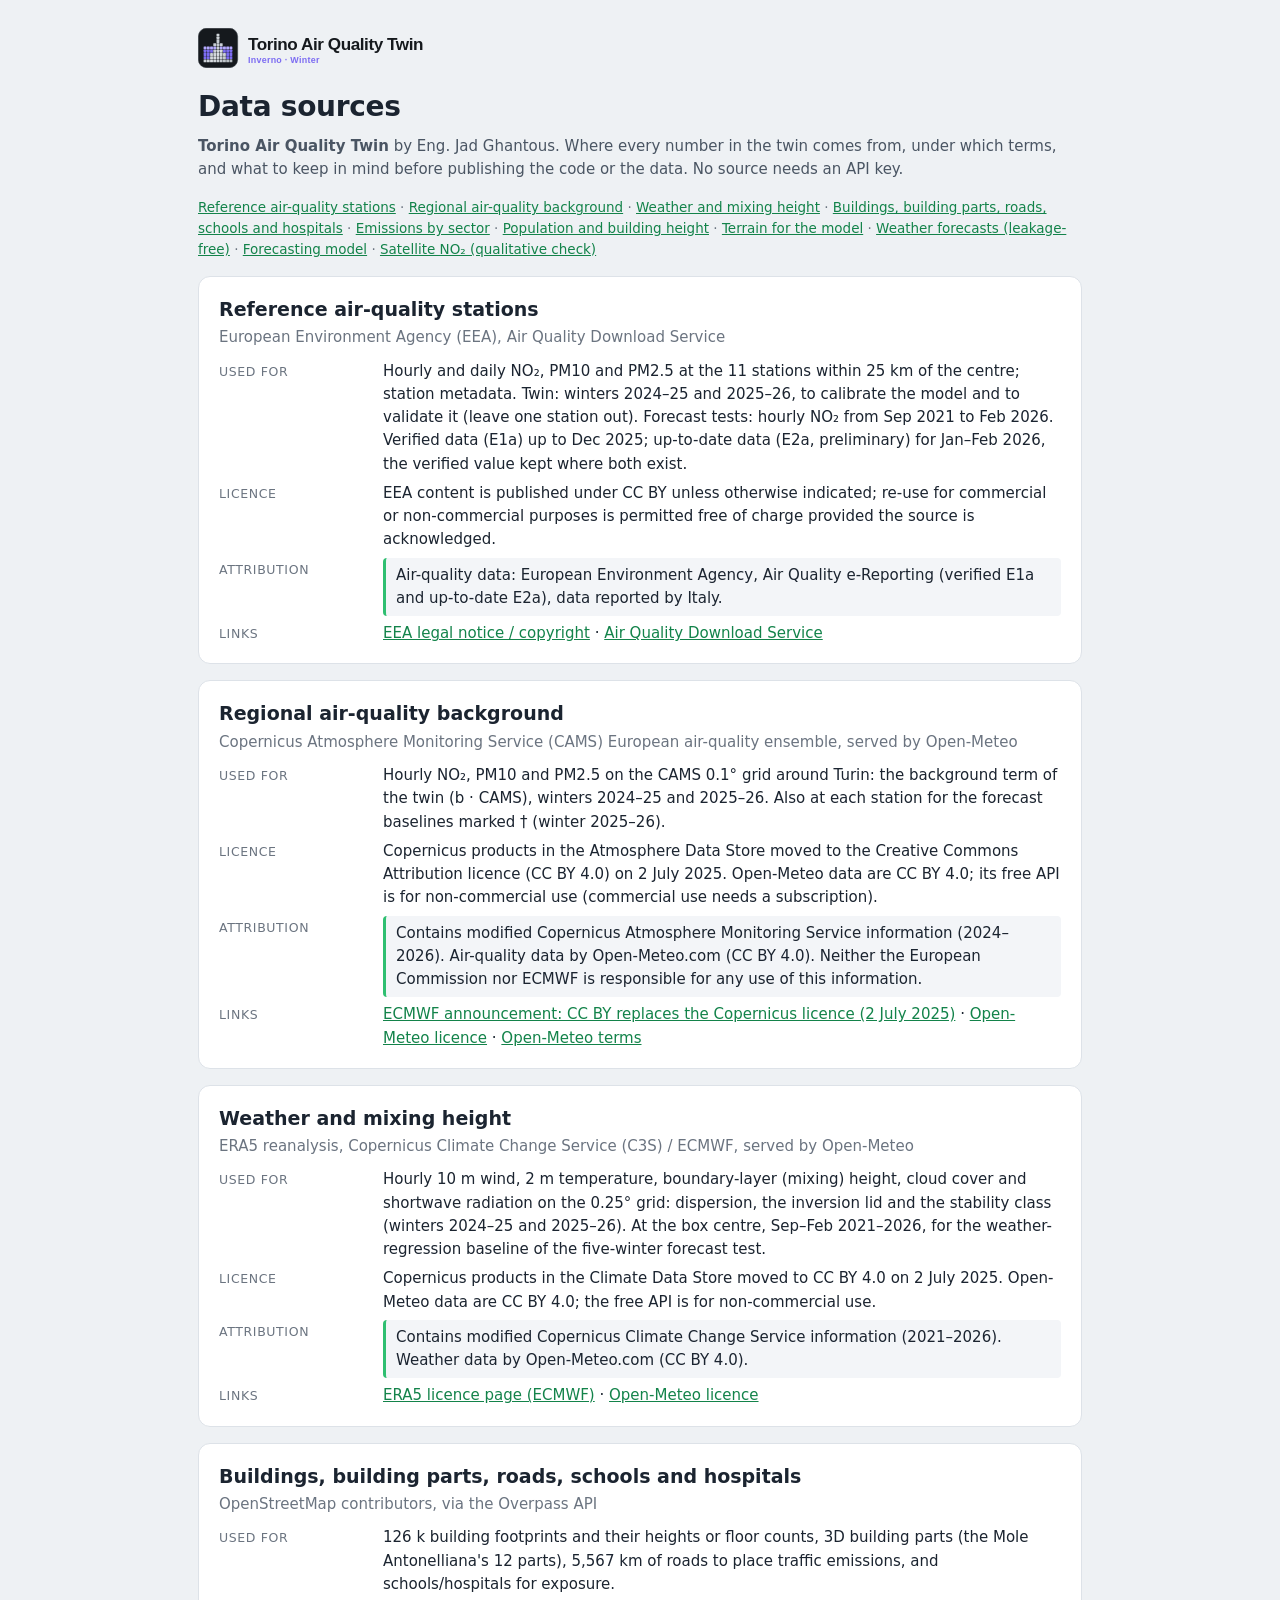
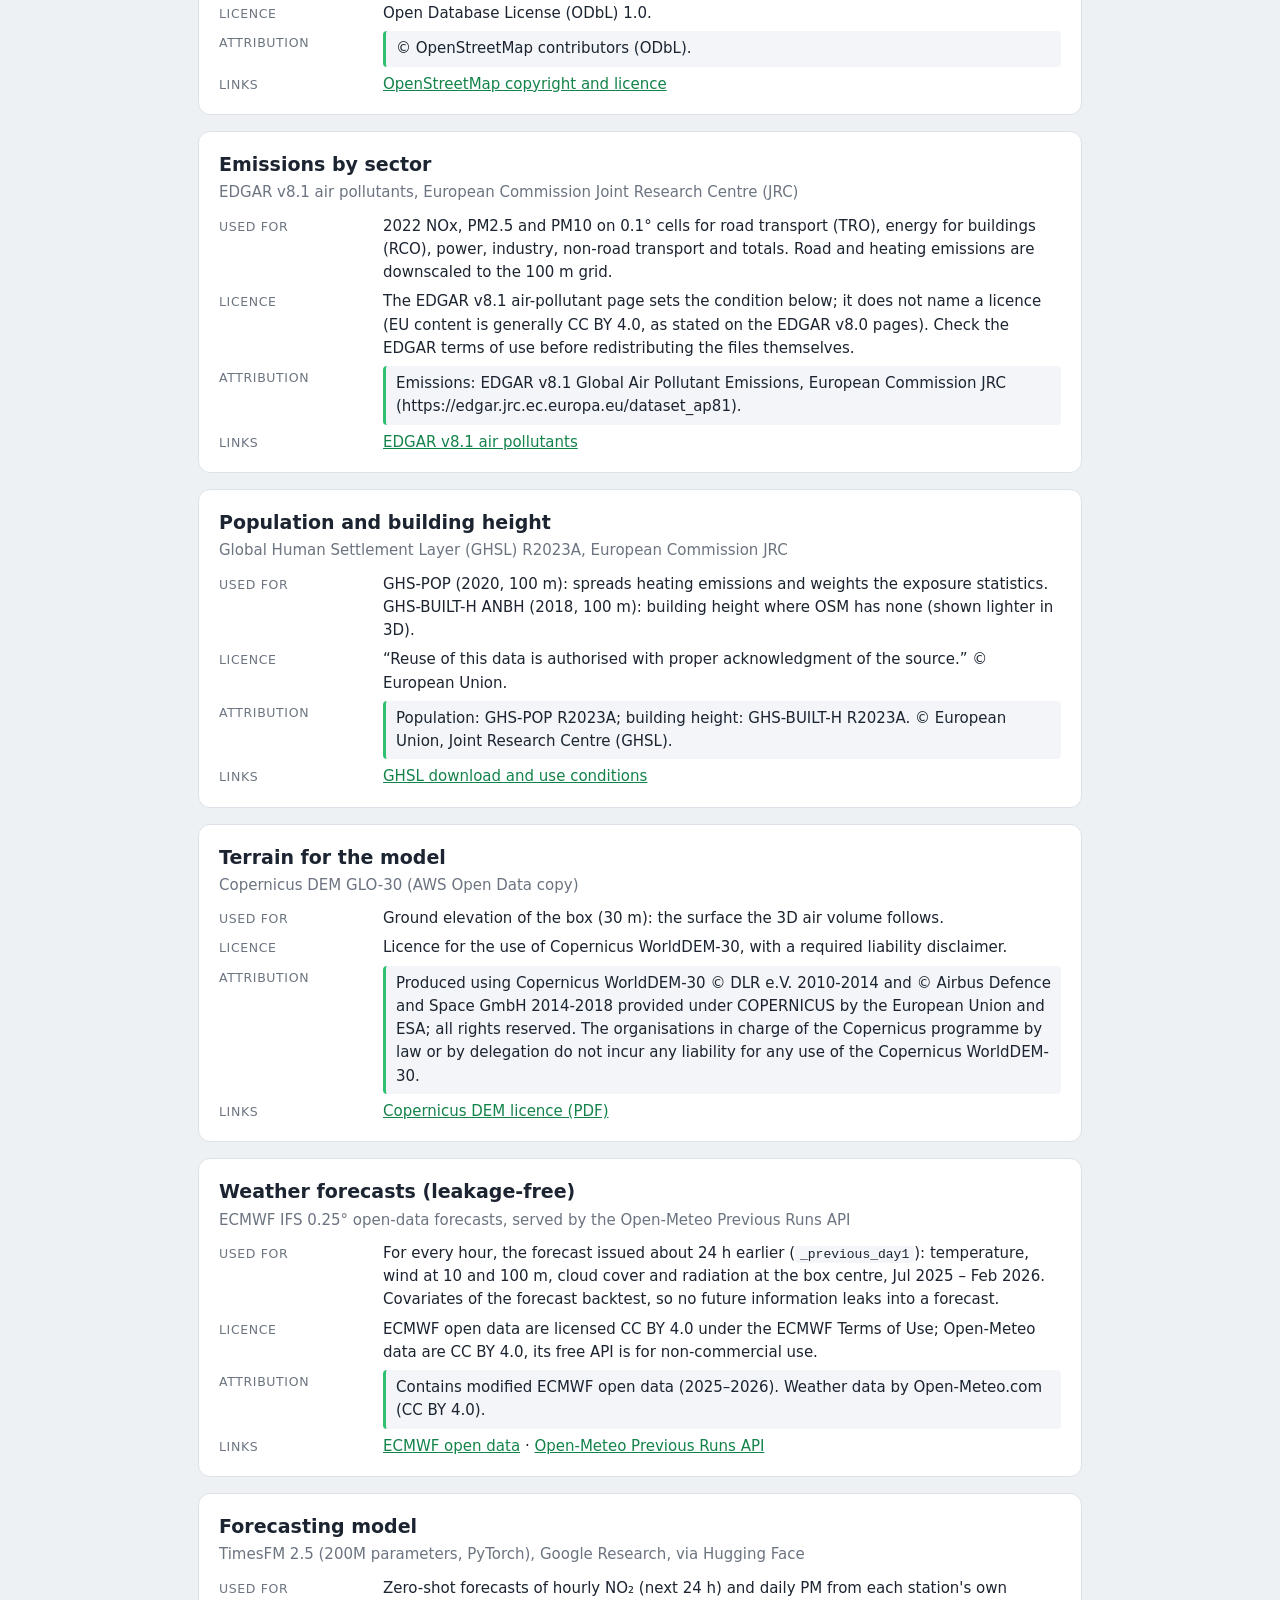
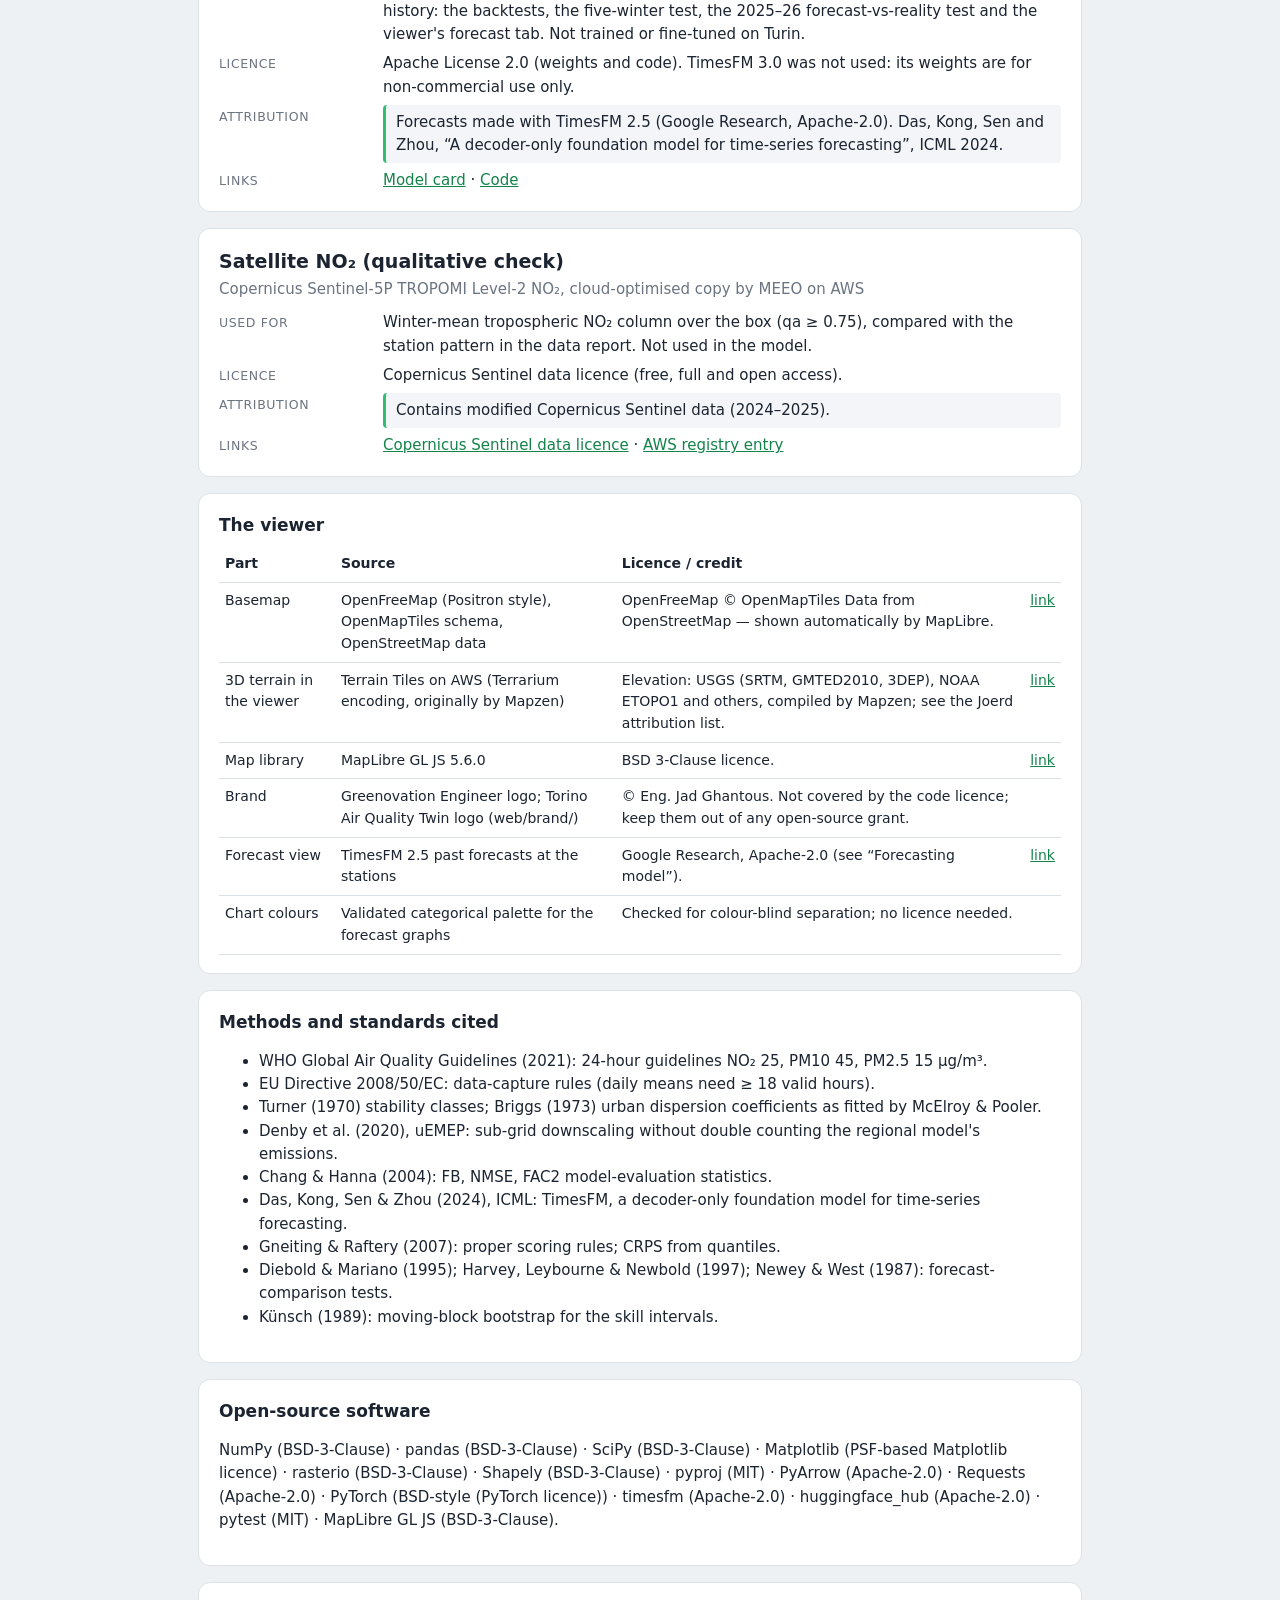
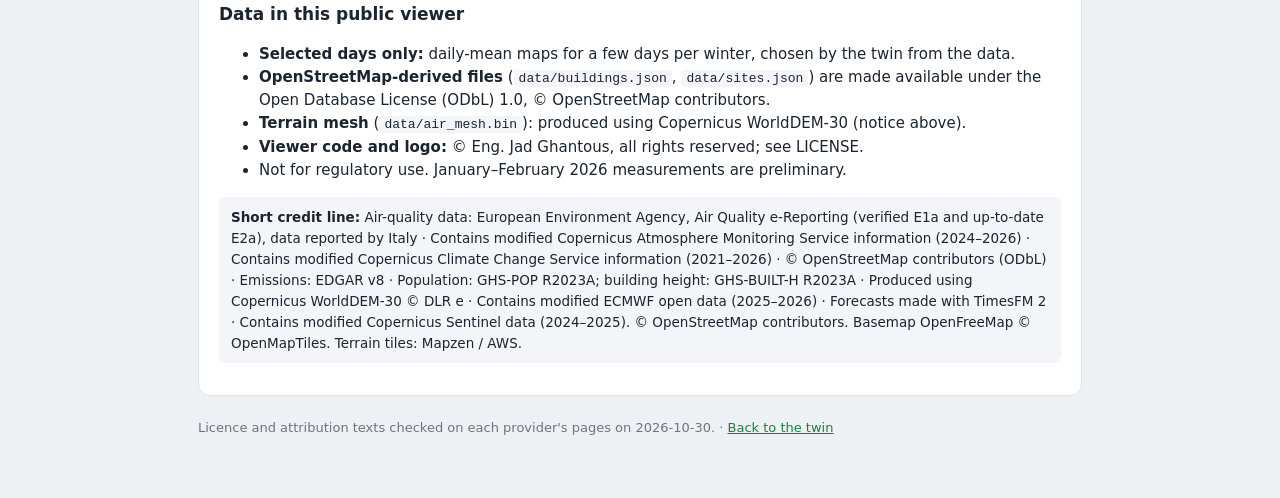
<file: sources.html>
<!doctype html>
<html lang="en">
<head>
<meta charset="utf-8">
<meta name="viewport" content="width=device-width, initial-scale=1">
<title>Data sources · Torino Air Quality Twin</title>
<meta name="author" content="Eng. Jad Ghantous">
<style>
  :root { --ink:#1b2430; --ink2:#4a5563; --muted:#6b7480; --line:#dde2e8; --soft:#f3f5f8; --accent:#2fbf71; }
  * { box-sizing: border-box; }
  body { margin:0; background:#eef1f4; color:var(--ink); font:15px/1.55 "Inter", system-ui, -apple-system, "Segoe UI", Roboto, sans-serif; }
  main { max-width: 920px; margin: 0 auto; padding: 28px 18px 60px; }
  header img { height: 40px; }
  h1 { margin: 10px 0 2px; font-size: 28px; letter-spacing: -0.01em; }
  .lede { color: var(--ink2); margin: 6px 0 0; }
  .toc { margin: 16px 0 6px; font-size: 13.5px; color: var(--muted); }
  a { color: #13834a; }
  .card, .block { background: #fff; border: 1px solid var(--line); border-radius: 12px; padding: 18px 20px; margin-top: 16px; }
  h2 { margin: 0; font-size: 19px; }
  h3 { margin: 0 0 8px; font-size: 17px; }
  .provider { margin: 2px 0 10px; color: var(--muted); }
  dl { display: grid; grid-template-columns: 150px 1fr; gap: 6px 14px; margin: 0; }
  dt { color: var(--muted); font-size: 12.5px; text-transform: uppercase; letter-spacing: .05em; padding-top: 2px; }
  dd { margin: 0; }
  q { quotes: none; display: block; background: var(--soft); border-left: 3px solid var(--accent); padding: 6px 10px; border-radius: 4px; }
  code { background: var(--soft); padding: 1px 5px; border-radius: 4px; font-size: 13px; }
  table { width: 100%; border-collapse: collapse; font-size: 14px; }
  td, th { border-bottom: 1px solid var(--line); padding: 7px 6px; text-align: left; vertical-align: top; }
  .credit { background: var(--soft); padding: 10px 12px; border-radius: 8px; font-size: 13.5px; }
  footer { margin-top: 22px; color: var(--muted); font-size: 13px; }
  @media (max-width: 640px) { dl { grid-template-columns: 1fr; } dt { padding-top: 8px; } }
</style>
</head>
<body>
<main>
  <header>
    <img src="brand/torino-aqt-lockup.svg" alt="Torino Air Quality Twin, by Eng. Jad Ghantous">
    <h1>Data sources</h1>
    <p class="lede"><b>Torino Air Quality Twin</b> by Eng. Jad Ghantous. Where every number in the twin comes from, under which terms, and what
    to keep in mind before publishing the code or the data. No source needs an API key.</p>
    <p class="toc"><a href="#eea">Reference air-quality stations</a> · <a href="#cams">Regional air-quality background</a> · <a href="#era5">Weather and mixing height</a> · <a href="#osm">Buildings, building parts, roads, schools and hospitals</a> · <a href="#edgar">Emissions by sector</a> · <a href="#ghsl">Population and building height</a> · <a href="#dem">Terrain for the model</a> · <a href="#ifs">Weather forecasts (leakage-free)</a> · <a href="#timesfm">Forecasting model</a> · <a href="#s5p">Satellite NO₂ (qualitative check)</a></p>
  </header>
  
  <section class="card" id="eea">
    <h2>Reference air-quality stations</h2>
    <p class="provider">European Environment Agency (EEA), Air Quality Download Service</p>
    <dl>
      <dt>Used for</dt><dd>Hourly and daily NO₂, PM10 and PM2.5 at the 11 stations within 25 km of the centre; station metadata. Twin: winters 2024–25 and 2025–26, to calibrate the model and to validate it (leave one station out). Forecast tests: hourly NO₂ from Sep 2021 to Feb 2026. Verified data (E1a) up to Dec 2025; up-to-date data (E2a, preliminary) for Jan–Feb 2026, the verified value kept where both exist.</dd>
      
      <dt>Licence</dt><dd>EEA content is published under CC BY unless otherwise indicated; re-use for commercial or non-commercial purposes is permitted free of charge provided the source is acknowledged.</dd>
      <dt>Attribution</dt><dd><q>Air-quality data: European Environment Agency, Air Quality e-Reporting (verified E1a and up-to-date E2a), data reported by Italy.</q></dd>
      
      
      <dt>Links</dt><dd><a href="https://www.eea.europa.eu/legal/copyright" target="_blank" rel="noopener">EEA legal notice / copyright</a> · <a href="https://aqportal.discomap.eea.europa.eu/download-data" target="_blank" rel="noopener">Air Quality Download Service</a></dd>
    </dl>
  </section>
  <section class="card" id="cams">
    <h2>Regional air-quality background</h2>
    <p class="provider">Copernicus Atmosphere Monitoring Service (CAMS) European air-quality ensemble, served by Open-Meteo</p>
    <dl>
      <dt>Used for</dt><dd>Hourly NO₂, PM10 and PM2.5 on the CAMS 0.1° grid around Turin: the background term of the twin (b · CAMS), winters 2024–25 and 2025–26. Also at each station for the forecast baselines marked † (winter 2025–26).</dd>
      
      <dt>Licence</dt><dd>Copernicus products in the Atmosphere Data Store moved to the Creative Commons Attribution licence (CC BY 4.0) on 2 July 2025. Open-Meteo data are CC BY 4.0; its free API is for non-commercial use (commercial use needs a subscription).</dd>
      <dt>Attribution</dt><dd><q>Contains modified Copernicus Atmosphere Monitoring Service information (2024–2026). Air-quality data by Open-Meteo.com (CC BY 4.0). Neither the European Commission nor ECMWF is responsible for any use of this information.</q></dd>
      
      
      <dt>Links</dt><dd><a href="https://forum.ecmwf.int/t/cc-by-licence-to-replace-licence-to-use-copernicus-products-on-02-july-2025/13464" target="_blank" rel="noopener">ECMWF announcement: CC BY replaces the Copernicus licence (2 July 2025)</a> · <a href="https://open-meteo.com/en/licence" target="_blank" rel="noopener">Open-Meteo licence</a> · <a href="https://open-meteo.com/en/terms" target="_blank" rel="noopener">Open-Meteo terms</a></dd>
    </dl>
  </section>
  <section class="card" id="era5">
    <h2>Weather and mixing height</h2>
    <p class="provider">ERA5 reanalysis, Copernicus Climate Change Service (C3S) / ECMWF, served by Open-Meteo</p>
    <dl>
      <dt>Used for</dt><dd>Hourly 10 m wind, 2 m temperature, boundary-layer (mixing) height, cloud cover and shortwave radiation on the 0.25° grid: dispersion, the inversion lid and the stability class (winters 2024–25 and 2025–26). At the box centre, Sep–Feb 2021–2026, for the weather-regression baseline of the five-winter forecast test.</dd>
      
      <dt>Licence</dt><dd>Copernicus products in the Climate Data Store moved to CC BY 4.0 on 2 July 2025. Open-Meteo data are CC BY 4.0; the free API is for non-commercial use.</dd>
      <dt>Attribution</dt><dd><q>Contains modified Copernicus Climate Change Service information (2021–2026). Weather data by Open-Meteo.com (CC BY 4.0).</q></dd>
      
      
      <dt>Links</dt><dd><a href="https://apps.ecmwf.int/datasets/licences/era5" target="_blank" rel="noopener">ERA5 licence page (ECMWF)</a> · <a href="https://open-meteo.com/en/licence" target="_blank" rel="noopener">Open-Meteo licence</a></dd>
    </dl>
  </section>
  <section class="card" id="osm">
    <h2>Buildings, building parts, roads, schools and hospitals</h2>
    <p class="provider">OpenStreetMap contributors, via the Overpass API</p>
    <dl>
      <dt>Used for</dt><dd>126 k building footprints and their heights or floor counts, 3D building parts (the Mole Antonelliana's 12 parts), 5,567 km of roads to place traffic emissions, and schools/hospitals for exposure.</dd>
      
      <dt>Licence</dt><dd>Open Database License (ODbL) 1.0.</dd>
      <dt>Attribution</dt><dd><q>© OpenStreetMap contributors (ODbL).</q></dd>
      
      
      <dt>Links</dt><dd><a href="https://www.openstreetmap.org/copyright" target="_blank" rel="noopener">OpenStreetMap copyright and licence</a></dd>
    </dl>
  </section>
  <section class="card" id="edgar">
    <h2>Emissions by sector</h2>
    <p class="provider">EDGAR v8.1 air pollutants, European Commission Joint Research Centre (JRC)</p>
    <dl>
      <dt>Used for</dt><dd>2022 NOx, PM2.5 and PM10 on 0.1° cells for road transport (TRO), energy for buildings (RCO), power, industry, non-road transport and totals. Road and heating emissions are downscaled to the 100 m grid.</dd>
      
      <dt>Licence</dt><dd>The EDGAR v8.1 air-pollutant page sets the condition below; it does not name a licence (EU content is generally CC BY 4.0, as stated on the EDGAR v8.0 pages). Check the EDGAR terms of use before redistributing the files themselves.</dd>
      <dt>Attribution</dt><dd><q>Emissions: EDGAR v8.1 Global Air Pollutant Emissions, European Commission JRC (https://edgar.jrc.ec.europa.eu/dataset_ap81).</q></dd>
      
      
      <dt>Links</dt><dd><a href="https://edgar.jrc.ec.europa.eu/dataset_ap81" target="_blank" rel="noopener">EDGAR v8.1 air pollutants</a></dd>
    </dl>
  </section>
  <section class="card" id="ghsl">
    <h2>Population and building height</h2>
    <p class="provider">Global Human Settlement Layer (GHSL) R2023A, European Commission JRC</p>
    <dl>
      <dt>Used for</dt><dd>GHS-POP (2020, 100 m): spreads heating emissions and weights the exposure statistics. GHS-BUILT-H ANBH (2018, 100 m): building height where OSM has none (shown lighter in 3D).</dd>
      
      <dt>Licence</dt><dd>“Reuse of this data is authorised with proper acknowledgment of the source.” © European Union.</dd>
      <dt>Attribution</dt><dd><q>Population: GHS-POP R2023A; building height: GHS-BUILT-H R2023A. © European Union, Joint Research Centre (GHSL).</q></dd>
      
      
      <dt>Links</dt><dd><a href="https://human-settlement.emergency.copernicus.eu/download.php" target="_blank" rel="noopener">GHSL download and use conditions</a></dd>
    </dl>
  </section>
  <section class="card" id="dem">
    <h2>Terrain for the model</h2>
    <p class="provider">Copernicus DEM GLO-30 (AWS Open Data copy)</p>
    <dl>
      <dt>Used for</dt><dd>Ground elevation of the box (30 m): the surface the 3D air volume follows.</dd>
      
      <dt>Licence</dt><dd>Licence for the use of Copernicus WorldDEM-30, with a required liability disclaimer.</dd>
      <dt>Attribution</dt><dd><q>Produced using Copernicus WorldDEM-30 © DLR e.V. 2010-2014 and © Airbus Defence and Space GmbH 2014-2018 provided under COPERNICUS by the European Union and ESA; all rights reserved. The organisations in charge of the Copernicus programme by law or by delegation do not incur any liability for any use of the Copernicus WorldDEM-30.</q></dd>
      
      
      <dt>Links</dt><dd><a href="https://documentation.dataspace.copernicus.eu/APIs/SentinelHub/Data/DEM/resources/license/License-COPDEM-30.pdf" target="_blank" rel="noopener">Copernicus DEM licence (PDF)</a></dd>
    </dl>
  </section>
  <section class="card" id="ifs">
    <h2>Weather forecasts (leakage-free)</h2>
    <p class="provider">ECMWF IFS 0.25° open-data forecasts, served by the Open-Meteo Previous Runs API</p>
    <dl>
      <dt>Used for</dt><dd>For every hour, the forecast issued about 24 h earlier (<code>_previous_day1</code>): temperature, wind at 10 and 100 m, cloud cover and radiation at the box centre, Jul 2025 – Feb 2026. Covariates of the forecast backtest, so no future information leaks into a forecast.</dd>
      
      <dt>Licence</dt><dd>ECMWF open data are licensed CC BY 4.0 under the ECMWF Terms of Use; Open-Meteo data are CC BY 4.0, its free API is for non-commercial use.</dd>
      <dt>Attribution</dt><dd><q>Contains modified ECMWF open data (2025–2026). Weather data by Open-Meteo.com (CC BY 4.0).</q></dd>
      
      
      <dt>Links</dt><dd><a href="https://www.ecmwf.int/en/forecasts/datasets/open-data" target="_blank" rel="noopener">ECMWF open data</a> · <a href="https://open-meteo.com/en/docs/previous-runs-api" target="_blank" rel="noopener">Open-Meteo Previous Runs API</a></dd>
    </dl>
  </section>
  <section class="card" id="timesfm">
    <h2>Forecasting model</h2>
    <p class="provider">TimesFM 2.5 (200M parameters, PyTorch), Google Research, via Hugging Face</p>
    <dl>
      <dt>Used for</dt><dd>Zero-shot forecasts of hourly NO₂ (next 24 h) and daily PM from each station's own history: the backtests, the five-winter test, the 2025–26 forecast-vs-reality test and the viewer's forecast tab. Not trained or fine-tuned on Turin.</dd>
      
      <dt>Licence</dt><dd>Apache License 2.0 (weights and code). TimesFM 3.0 was not used: its weights are for non-commercial use only.</dd>
      <dt>Attribution</dt><dd><q>Forecasts made with TimesFM 2.5 (Google Research, Apache-2.0). Das, Kong, Sen and Zhou, “A decoder-only foundation model for time-series forecasting”, ICML 2024.</q></dd>
      
      
      <dt>Links</dt><dd><a href="https://huggingface.co/google/timesfm-2.5-200m-pytorch" target="_blank" rel="noopener">Model card</a> · <a href="https://github.com/google-research/timesfm" target="_blank" rel="noopener">Code</a></dd>
    </dl>
  </section>
  <section class="card" id="s5p">
    <h2>Satellite NO₂ (qualitative check)</h2>
    <p class="provider">Copernicus Sentinel-5P TROPOMI Level-2 NO₂, cloud-optimised copy by MEEO on AWS</p>
    <dl>
      <dt>Used for</dt><dd>Winter-mean tropospheric NO₂ column over the box (qa ≥ 0.75), compared with the station pattern in the data report. Not used in the model.</dd>
      
      <dt>Licence</dt><dd>Copernicus Sentinel data licence (free, full and open access).</dd>
      <dt>Attribution</dt><dd><q>Contains modified Copernicus Sentinel data (2024–2025).</q></dd>
      
      
      <dt>Links</dt><dd><a href="https://ecds.ecmwf.int/licences/ec-sentinel" target="_blank" rel="noopener">Copernicus Sentinel data licence</a> · <a href="https://registry.opendata.aws/sentinel5p/" target="_blank" rel="noopener">AWS registry entry</a></dd>
    </dl>
  </section>
  <section class="block">
    <h3>The viewer</h3>
    <table><tr><th>Part</th><th>Source</th><th>Licence / credit</th><th></th></tr><tr><td>Basemap</td><td>OpenFreeMap (Positron style), OpenMapTiles schema, OpenStreetMap data</td><td>OpenFreeMap © OpenMapTiles Data from OpenStreetMap — shown automatically by MapLibre.</td><td><a href="https://openfreemap.org" target="_blank" rel="noopener">link</a></td></tr><tr><td>3D terrain in the viewer</td><td>Terrain Tiles on AWS (Terrarium encoding, originally by Mapzen)</td><td>Elevation: USGS (SRTM, GMTED2010, 3DEP), NOAA ETOPO1 and others, compiled by Mapzen; see the Joerd attribution list.</td><td><a href="https://github.com/tilezen/joerd/blob/master/docs/attribution.md" target="_blank" rel="noopener">link</a></td></tr><tr><td>Map library</td><td>MapLibre GL JS 5.6.0</td><td>BSD 3-Clause licence.</td><td><a href="https://github.com/maplibre/maplibre-gl-js" target="_blank" rel="noopener">link</a></td></tr><tr><td>Brand</td><td>Greenovation Engineer logo; Torino Air Quality Twin logo (web/brand/)</td><td>© Eng. Jad Ghantous. Not covered by the code licence; keep them out of any open-source grant.</td><td></td></tr><tr><td>Forecast view</td><td>TimesFM 2.5 past forecasts at the stations</td><td>Google Research, Apache-2.0 (see “Forecasting model”).</td><td><a href="https://huggingface.co/google/timesfm-2.5-200m-pytorch" target="_blank" rel="noopener">link</a></td></tr><tr><td>Chart colours</td><td>Validated categorical palette for the forecast graphs</td><td>Checked for colour-blind separation; no licence needed.</td><td></td></tr></table>
  </section>
  <section class="block">
    <h3>Methods and standards cited</h3>
    <ul><li>WHO Global Air Quality Guidelines (2021): 24-hour guidelines NO₂ 25, PM10 45, PM2.5 15 µg/m³.</li><li>EU Directive 2008/50/EC: data-capture rules (daily means need ≥ 18 valid hours).</li><li>Turner (1970) stability classes; Briggs (1973) urban dispersion coefficients as fitted by McElroy &amp; Pooler.</li><li>Denby et al. (2020), uEMEP: sub-grid downscaling without double counting the regional model&#x27;s emissions.</li><li>Chang &amp; Hanna (2004): FB, NMSE, FAC2 model-evaluation statistics.</li><li>Das, Kong, Sen &amp; Zhou (2024), ICML: TimesFM, a decoder-only foundation model for time-series forecasting.</li><li>Gneiting &amp; Raftery (2007): proper scoring rules; CRPS from quantiles.</li><li>Diebold &amp; Mariano (1995); Harvey, Leybourne &amp; Newbold (1997); Newey &amp; West (1987): forecast-comparison tests.</li><li>Künsch (1989): moving-block bootstrap for the skill intervals.</li></ul>
  </section>
  <section class="block">
    <h3>Open-source software</h3>
    <p>NumPy (BSD-3-Clause) · pandas (BSD-3-Clause) · SciPy (BSD-3-Clause) · Matplotlib (PSF-based Matplotlib licence) · rasterio (BSD-3-Clause) · Shapely (BSD-3-Clause) · pyproj (MIT) · PyArrow (Apache-2.0) · Requests (Apache-2.0) · PyTorch (BSD-style (PyTorch licence)) · timesfm (Apache-2.0) · huggingface_hub (Apache-2.0) · pytest (MIT) · MapLibre GL JS (BSD-3-Clause).</p>
  </section>

  <section class="block">
    <h3>Data in this public viewer</h3>
    <ul>
      <li><b>Selected days only:</b> daily-mean maps for a few days per winter, chosen by the twin from the data.</li>
      <li><b>OpenStreetMap-derived files</b> (<code>data/buildings.json</code>, <code>data/sites.json</code>) are made available
          under the Open Database License (ODbL) 1.0, © OpenStreetMap contributors.</li>
      <li><b>Terrain mesh</b> (<code>data/air_mesh.bin</code>): produced using Copernicus WorldDEM-30 (notice above).</li>
      <li><b>Viewer code and logo:</b> © Eng. Jad Ghantous, all rights reserved; see LICENSE.</li>
      <li>Not for regulatory use. January–February 2026 measurements are preliminary.</li>
    </ul>
    <p class="credit"><b>Short credit line:</b> Air-quality data: European Environment Agency, Air Quality e-Reporting (verified E1a and up-to-date E2a), data reported by Italy · Contains modified Copernicus Atmosphere Monitoring Service information (2024–2026) · Contains modified Copernicus Climate Change Service information (2021–2026) · © OpenStreetMap contributors (ODbL) · Emissions: EDGAR v8 · Population: GHS-POP R2023A; building height: GHS-BUILT-H R2023A · Produced using Copernicus WorldDEM-30 © DLR e · Contains modified ECMWF open data (2025–2026) · Forecasts made with TimesFM 2 · Contains modified Copernicus Sentinel data (2024–2025). © OpenStreetMap contributors. Basemap OpenFreeMap © OpenMapTiles. Terrain tiles: Mapzen / AWS.</p>
  </section>
  <footer>Licence and attribution texts checked on each provider's pages on 2026-10-30.
  · <a href="index.html">Back to the twin</a></footer>
</main>
</body>
</html>
</file>
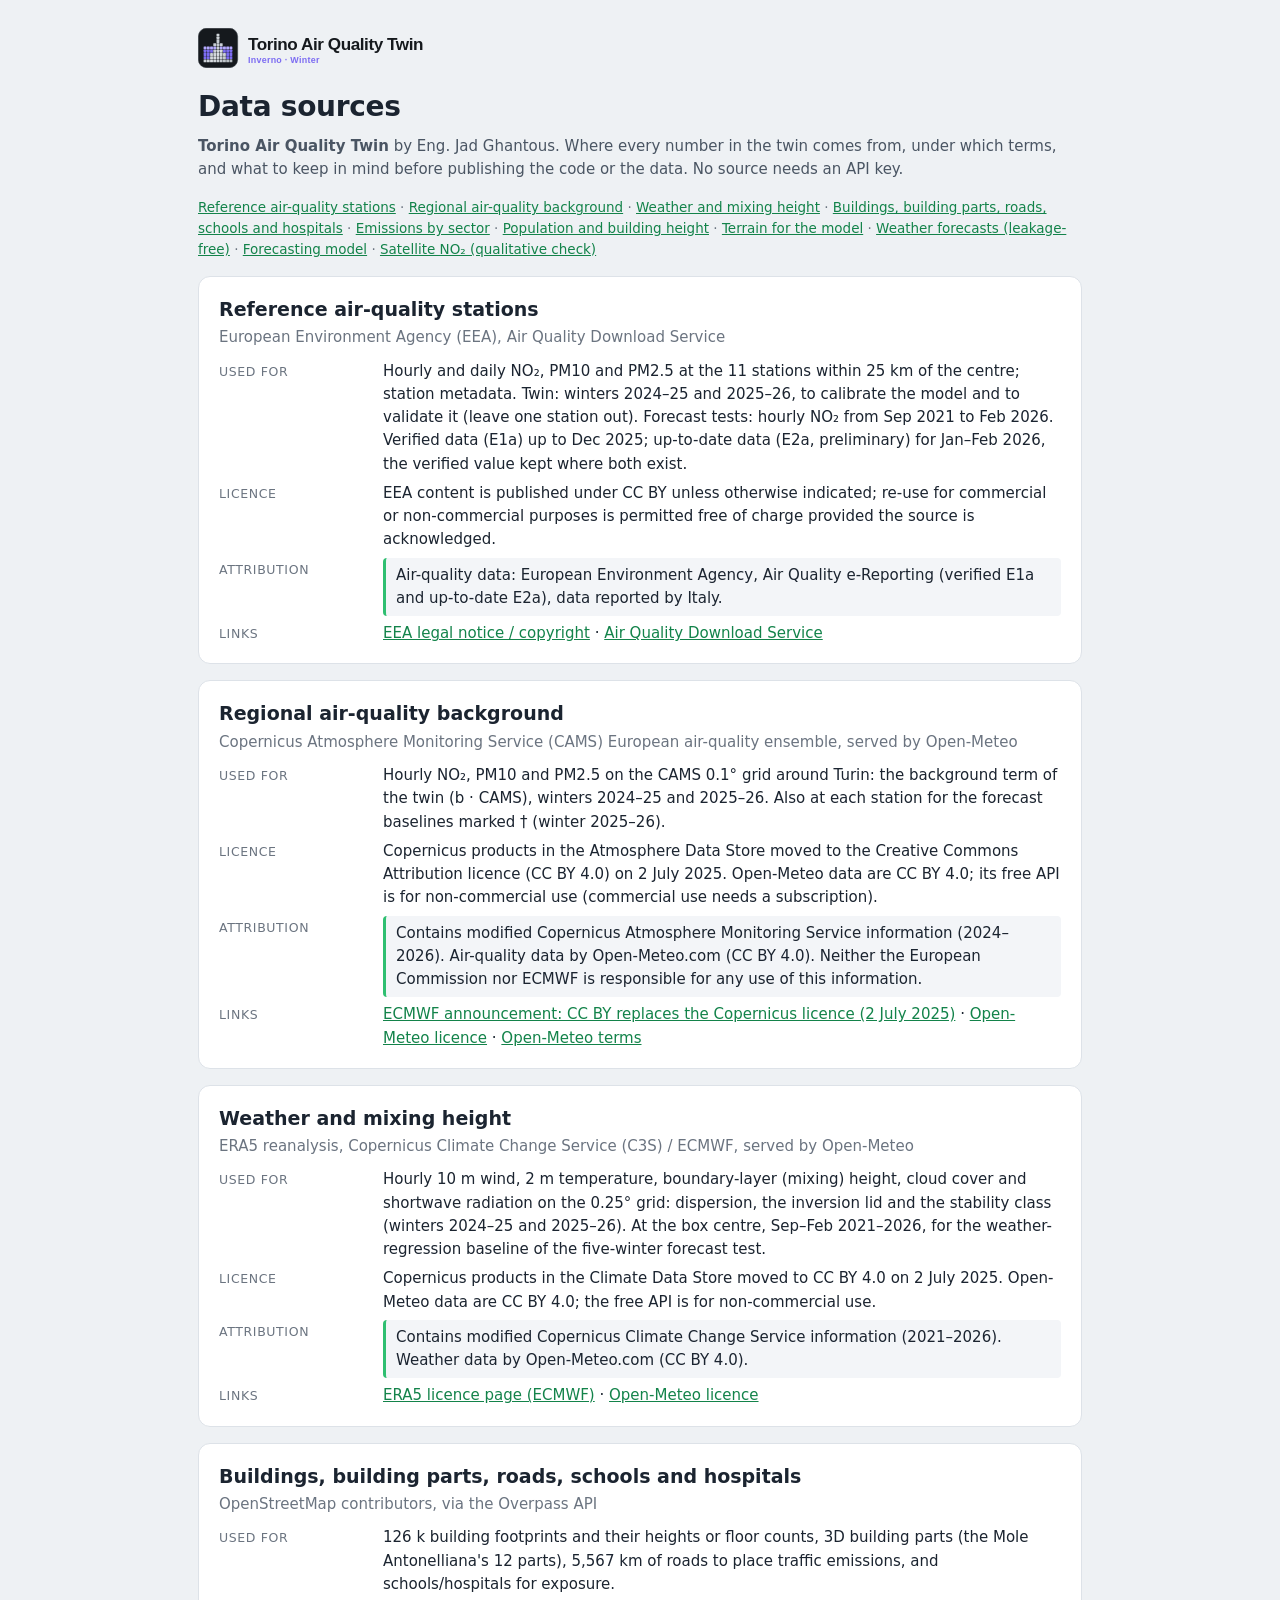
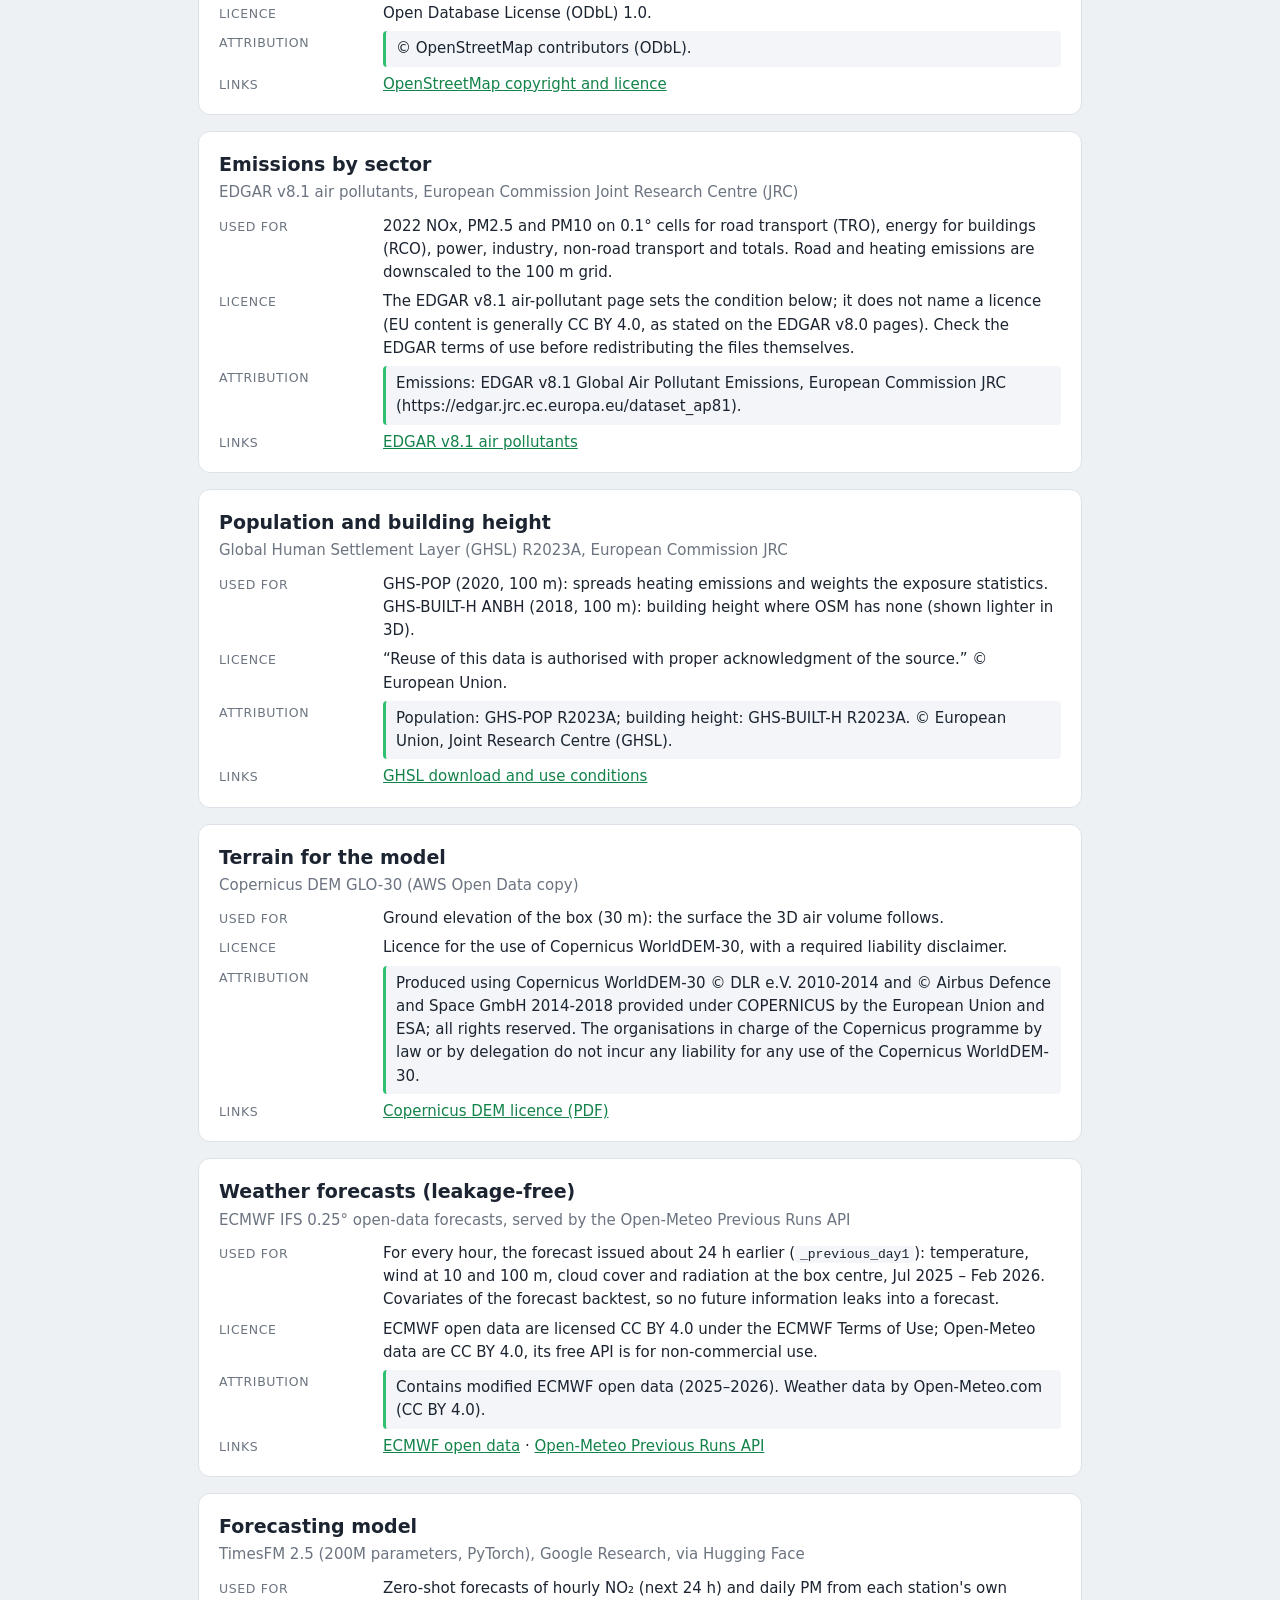
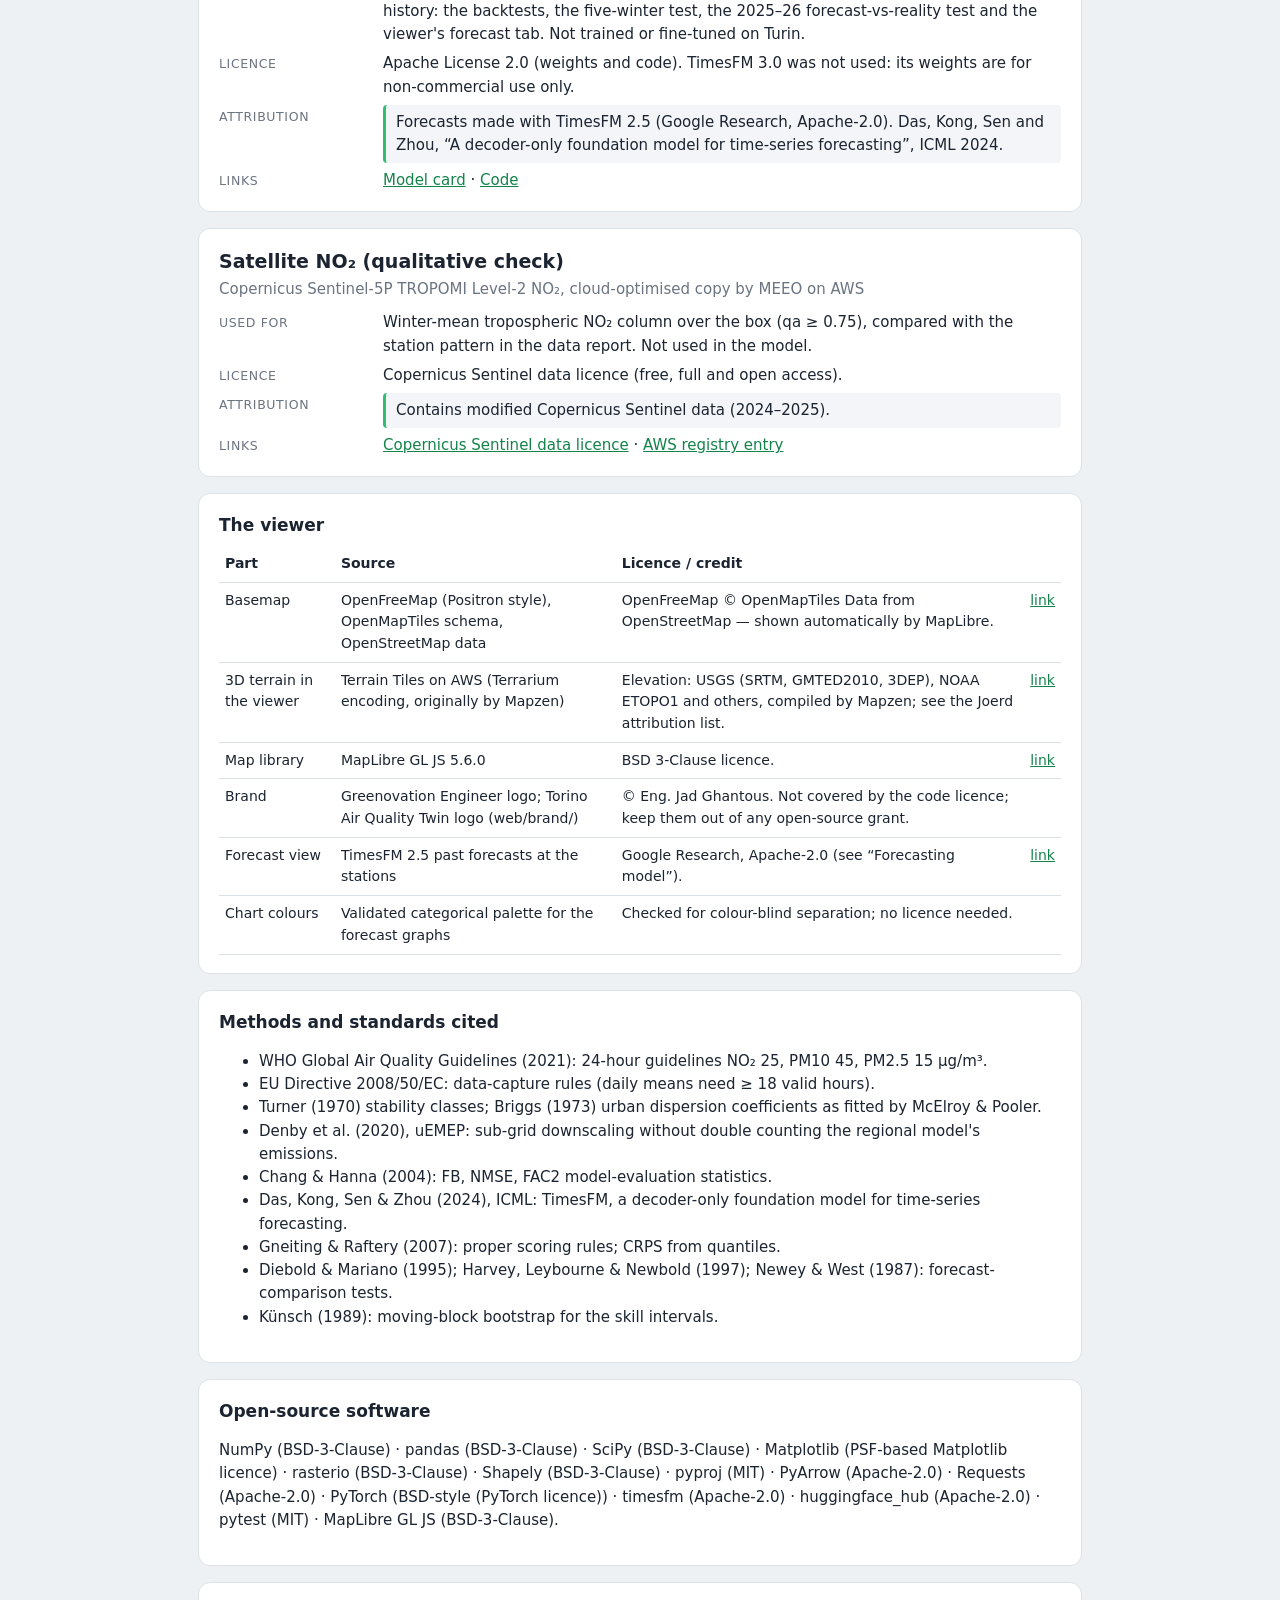
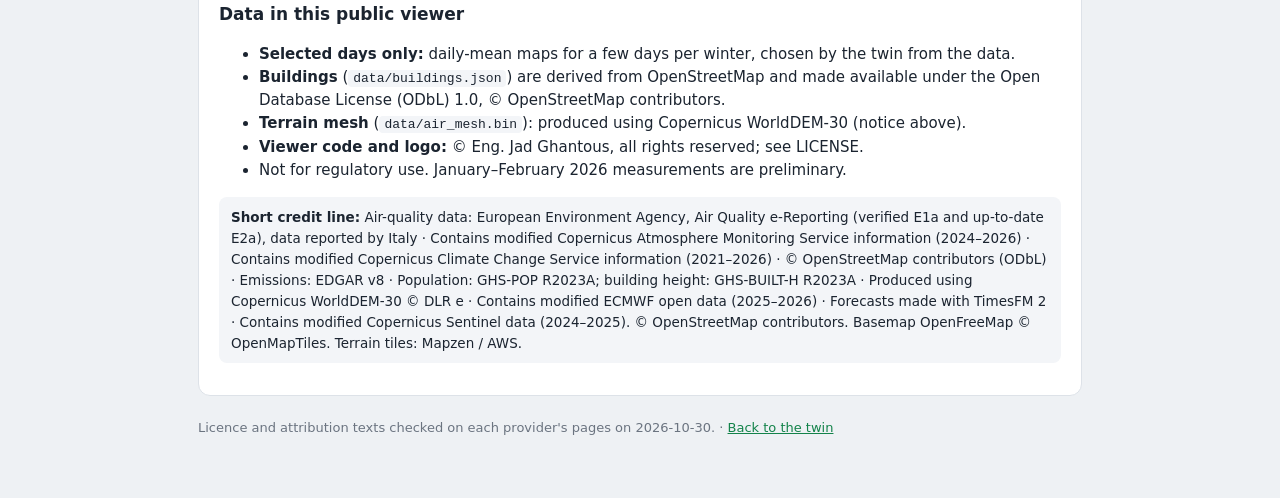
<file: docs/sources.html>
<!doctype html>
<html lang="en">
<head>
<meta charset="utf-8">
<meta name="viewport" content="width=device-width, initial-scale=1">
<title>Data sources · Torino Air Quality Twin</title>
<meta name="author" content="Eng. Jad Ghantous">
<style>
  :root { --ink:#1b2430; --ink2:#4a5563; --muted:#6b7480; --line:#dde2e8; --soft:#f3f5f8; --accent:#2fbf71; }
  * { box-sizing: border-box; }
  body { margin:0; background:#eef1f4; color:var(--ink); font:15px/1.55 "Inter", system-ui, -apple-system, "Segoe UI", Roboto, sans-serif; }
  main { max-width: 920px; margin: 0 auto; padding: 28px 18px 60px; }
  header img { height: 40px; }
  h1 { margin: 10px 0 2px; font-size: 28px; letter-spacing: -0.01em; }
  .lede { color: var(--ink2); margin: 6px 0 0; }
  .toc { margin: 16px 0 6px; font-size: 13.5px; color: var(--muted); }
  a { color: #13834a; }
  .card, .block { background: #fff; border: 1px solid var(--line); border-radius: 12px; padding: 18px 20px; margin-top: 16px; }
  h2 { margin: 0; font-size: 19px; }
  h3 { margin: 0 0 8px; font-size: 17px; }
  .provider { margin: 2px 0 10px; color: var(--muted); }
  dl { display: grid; grid-template-columns: 150px 1fr; gap: 6px 14px; margin: 0; }
  dt { color: var(--muted); font-size: 12.5px; text-transform: uppercase; letter-spacing: .05em; padding-top: 2px; }
  dd { margin: 0; }
  q { quotes: none; display: block; background: var(--soft); border-left: 3px solid var(--accent); padding: 6px 10px; border-radius: 4px; }
  code { background: var(--soft); padding: 1px 5px; border-radius: 4px; font-size: 13px; }
  table { width: 100%; border-collapse: collapse; font-size: 14px; }
  td, th { border-bottom: 1px solid var(--line); padding: 7px 6px; text-align: left; vertical-align: top; }
  .credit { background: var(--soft); padding: 10px 12px; border-radius: 8px; font-size: 13.5px; }
  footer { margin-top: 22px; color: var(--muted); font-size: 13px; }
  @media (max-width: 640px) { dl { grid-template-columns: 1fr; } dt { padding-top: 8px; } }
</style>
</head>
<body>
<main>
  <header>
    <img src="brand/torino-aqt-lockup.svg" alt="Torino Air Quality Twin, by Eng. Jad Ghantous">
    <h1>Data sources</h1>
    <p class="lede"><b>Torino Air Quality Twin</b> by Eng. Jad Ghantous. Where every number in the twin comes from, under which terms, and what
    to keep in mind before publishing the code or the data. No source needs an API key.</p>
    <p class="toc"><a href="#eea">Reference air-quality stations</a> · <a href="#cams">Regional air-quality background</a> · <a href="#era5">Weather and mixing height</a> · <a href="#osm">Buildings, building parts, roads, schools and hospitals</a> · <a href="#edgar">Emissions by sector</a> · <a href="#ghsl">Population and building height</a> · <a href="#dem">Terrain for the model</a> · <a href="#ifs">Weather forecasts (leakage-free)</a> · <a href="#timesfm">Forecasting model</a> · <a href="#s5p">Satellite NO₂ (qualitative check)</a></p>
  </header>
  
  <section class="card" id="eea">
    <h2>Reference air-quality stations</h2>
    <p class="provider">European Environment Agency (EEA), Air Quality Download Service</p>
    <dl>
      <dt>Used for</dt><dd>Hourly and daily NO₂, PM10 and PM2.5 at the 11 stations within 25 km of the centre; station metadata. Twin: winters 2024–25 and 2025–26, to calibrate the model and to validate it (leave one station out). Forecast tests: hourly NO₂ from Sep 2021 to Feb 2026. Verified data (E1a) up to Dec 2025; up-to-date data (E2a, preliminary) for Jan–Feb 2026, the verified value kept where both exist.</dd>
      
      <dt>Licence</dt><dd>EEA content is published under CC BY unless otherwise indicated; re-use for commercial or non-commercial purposes is permitted free of charge provided the source is acknowledged.</dd>
      <dt>Attribution</dt><dd><q>Air-quality data: European Environment Agency, Air Quality e-Reporting (verified E1a and up-to-date E2a), data reported by Italy.</q></dd>
      
      
      <dt>Links</dt><dd><a href="https://www.eea.europa.eu/legal/copyright" target="_blank" rel="noopener">EEA legal notice / copyright</a> · <a href="https://aqportal.discomap.eea.europa.eu/download-data" target="_blank" rel="noopener">Air Quality Download Service</a></dd>
    </dl>
  </section>
  <section class="card" id="cams">
    <h2>Regional air-quality background</h2>
    <p class="provider">Copernicus Atmosphere Monitoring Service (CAMS) European air-quality ensemble, served by Open-Meteo</p>
    <dl>
      <dt>Used for</dt><dd>Hourly NO₂, PM10 and PM2.5 on the CAMS 0.1° grid around Turin: the background term of the twin (b · CAMS), winters 2024–25 and 2025–26. Also at each station for the forecast baselines marked † (winter 2025–26).</dd>
      
      <dt>Licence</dt><dd>Copernicus products in the Atmosphere Data Store moved to the Creative Commons Attribution licence (CC BY 4.0) on 2 July 2025. Open-Meteo data are CC BY 4.0; its free API is for non-commercial use (commercial use needs a subscription).</dd>
      <dt>Attribution</dt><dd><q>Contains modified Copernicus Atmosphere Monitoring Service information (2024–2026). Air-quality data by Open-Meteo.com (CC BY 4.0). Neither the European Commission nor ECMWF is responsible for any use of this information.</q></dd>
      
      
      <dt>Links</dt><dd><a href="https://forum.ecmwf.int/t/cc-by-licence-to-replace-licence-to-use-copernicus-products-on-02-july-2025/13464" target="_blank" rel="noopener">ECMWF announcement: CC BY replaces the Copernicus licence (2 July 2025)</a> · <a href="https://open-meteo.com/en/licence" target="_blank" rel="noopener">Open-Meteo licence</a> · <a href="https://open-meteo.com/en/terms" target="_blank" rel="noopener">Open-Meteo terms</a></dd>
    </dl>
  </section>
  <section class="card" id="era5">
    <h2>Weather and mixing height</h2>
    <p class="provider">ERA5 reanalysis, Copernicus Climate Change Service (C3S) / ECMWF, served by Open-Meteo</p>
    <dl>
      <dt>Used for</dt><dd>Hourly 10 m wind, 2 m temperature, boundary-layer (mixing) height, cloud cover and shortwave radiation on the 0.25° grid: dispersion, the inversion lid and the stability class (winters 2024–25 and 2025–26). At the box centre, Sep–Feb 2021–2026, for the weather-regression baseline of the five-winter forecast test.</dd>
      
      <dt>Licence</dt><dd>Copernicus products in the Climate Data Store moved to CC BY 4.0 on 2 July 2025. Open-Meteo data are CC BY 4.0; the free API is for non-commercial use.</dd>
      <dt>Attribution</dt><dd><q>Contains modified Copernicus Climate Change Service information (2021–2026). Weather data by Open-Meteo.com (CC BY 4.0).</q></dd>
      
      
      <dt>Links</dt><dd><a href="https://apps.ecmwf.int/datasets/licences/era5" target="_blank" rel="noopener">ERA5 licence page (ECMWF)</a> · <a href="https://open-meteo.com/en/licence" target="_blank" rel="noopener">Open-Meteo licence</a></dd>
    </dl>
  </section>
  <section class="card" id="osm">
    <h2>Buildings, building parts, roads, schools and hospitals</h2>
    <p class="provider">OpenStreetMap contributors, via the Overpass API</p>
    <dl>
      <dt>Used for</dt><dd>126 k building footprints and their heights or floor counts, 3D building parts (the Mole Antonelliana's 12 parts), 5,567 km of roads to place traffic emissions, and schools/hospitals for exposure.</dd>
      
      <dt>Licence</dt><dd>Open Database License (ODbL) 1.0.</dd>
      <dt>Attribution</dt><dd><q>© OpenStreetMap contributors (ODbL).</q></dd>
      
      
      <dt>Links</dt><dd><a href="https://www.openstreetmap.org/copyright" target="_blank" rel="noopener">OpenStreetMap copyright and licence</a></dd>
    </dl>
  </section>
  <section class="card" id="edgar">
    <h2>Emissions by sector</h2>
    <p class="provider">EDGAR v8.1 air pollutants, European Commission Joint Research Centre (JRC)</p>
    <dl>
      <dt>Used for</dt><dd>2022 NOx, PM2.5 and PM10 on 0.1° cells for road transport (TRO), energy for buildings (RCO), power, industry, non-road transport and totals. Road and heating emissions are downscaled to the 100 m grid.</dd>
      
      <dt>Licence</dt><dd>The EDGAR v8.1 air-pollutant page sets the condition below; it does not name a licence (EU content is generally CC BY 4.0, as stated on the EDGAR v8.0 pages). Check the EDGAR terms of use before redistributing the files themselves.</dd>
      <dt>Attribution</dt><dd><q>Emissions: EDGAR v8.1 Global Air Pollutant Emissions, European Commission JRC (https://edgar.jrc.ec.europa.eu/dataset_ap81).</q></dd>
      
      
      <dt>Links</dt><dd><a href="https://edgar.jrc.ec.europa.eu/dataset_ap81" target="_blank" rel="noopener">EDGAR v8.1 air pollutants</a></dd>
    </dl>
  </section>
  <section class="card" id="ghsl">
    <h2>Population and building height</h2>
    <p class="provider">Global Human Settlement Layer (GHSL) R2023A, European Commission JRC</p>
    <dl>
      <dt>Used for</dt><dd>GHS-POP (2020, 100 m): spreads heating emissions and weights the exposure statistics. GHS-BUILT-H ANBH (2018, 100 m): building height where OSM has none (shown lighter in 3D).</dd>
      
      <dt>Licence</dt><dd>“Reuse of this data is authorised with proper acknowledgment of the source.” © European Union.</dd>
      <dt>Attribution</dt><dd><q>Population: GHS-POP R2023A; building height: GHS-BUILT-H R2023A. © European Union, Joint Research Centre (GHSL).</q></dd>
      
      
      <dt>Links</dt><dd><a href="https://human-settlement.emergency.copernicus.eu/download.php" target="_blank" rel="noopener">GHSL download and use conditions</a></dd>
    </dl>
  </section>
  <section class="card" id="dem">
    <h2>Terrain for the model</h2>
    <p class="provider">Copernicus DEM GLO-30 (AWS Open Data copy)</p>
    <dl>
      <dt>Used for</dt><dd>Ground elevation of the box (30 m): the surface the 3D air volume follows.</dd>
      
      <dt>Licence</dt><dd>Licence for the use of Copernicus WorldDEM-30, with a required liability disclaimer.</dd>
      <dt>Attribution</dt><dd><q>Produced using Copernicus WorldDEM-30 © DLR e.V. 2010-2014 and © Airbus Defence and Space GmbH 2014-2018 provided under COPERNICUS by the European Union and ESA; all rights reserved. The organisations in charge of the Copernicus programme by law or by delegation do not incur any liability for any use of the Copernicus WorldDEM-30.</q></dd>
      
      
      <dt>Links</dt><dd><a href="https://documentation.dataspace.copernicus.eu/APIs/SentinelHub/Data/DEM/resources/license/License-COPDEM-30.pdf" target="_blank" rel="noopener">Copernicus DEM licence (PDF)</a></dd>
    </dl>
  </section>
  <section class="card" id="ifs">
    <h2>Weather forecasts (leakage-free)</h2>
    <p class="provider">ECMWF IFS 0.25° open-data forecasts, served by the Open-Meteo Previous Runs API</p>
    <dl>
      <dt>Used for</dt><dd>For every hour, the forecast issued about 24 h earlier (<code>_previous_day1</code>): temperature, wind at 10 and 100 m, cloud cover and radiation at the box centre, Jul 2025 – Feb 2026. Covariates of the forecast backtest, so no future information leaks into a forecast.</dd>
      
      <dt>Licence</dt><dd>ECMWF open data are licensed CC BY 4.0 under the ECMWF Terms of Use; Open-Meteo data are CC BY 4.0, its free API is for non-commercial use.</dd>
      <dt>Attribution</dt><dd><q>Contains modified ECMWF open data (2025–2026). Weather data by Open-Meteo.com (CC BY 4.0).</q></dd>
      
      
      <dt>Links</dt><dd><a href="https://www.ecmwf.int/en/forecasts/datasets/open-data" target="_blank" rel="noopener">ECMWF open data</a> · <a href="https://open-meteo.com/en/docs/previous-runs-api" target="_blank" rel="noopener">Open-Meteo Previous Runs API</a></dd>
    </dl>
  </section>
  <section class="card" id="timesfm">
    <h2>Forecasting model</h2>
    <p class="provider">TimesFM 2.5 (200M parameters, PyTorch), Google Research, via Hugging Face</p>
    <dl>
      <dt>Used for</dt><dd>Zero-shot forecasts of hourly NO₂ (next 24 h) and daily PM from each station's own history: the backtests, the five-winter test, the 2025–26 forecast-vs-reality test and the viewer's forecast tab. Not trained or fine-tuned on Turin.</dd>
      
      <dt>Licence</dt><dd>Apache License 2.0 (weights and code). TimesFM 3.0 was not used: its weights are for non-commercial use only.</dd>
      <dt>Attribution</dt><dd><q>Forecasts made with TimesFM 2.5 (Google Research, Apache-2.0). Das, Kong, Sen and Zhou, “A decoder-only foundation model for time-series forecasting”, ICML 2024.</q></dd>
      
      
      <dt>Links</dt><dd><a href="https://huggingface.co/google/timesfm-2.5-200m-pytorch" target="_blank" rel="noopener">Model card</a> · <a href="https://github.com/google-research/timesfm" target="_blank" rel="noopener">Code</a></dd>
    </dl>
  </section>
  <section class="card" id="s5p">
    <h2>Satellite NO₂ (qualitative check)</h2>
    <p class="provider">Copernicus Sentinel-5P TROPOMI Level-2 NO₂, cloud-optimised copy by MEEO on AWS</p>
    <dl>
      <dt>Used for</dt><dd>Winter-mean tropospheric NO₂ column over the box (qa ≥ 0.75), compared with the station pattern in the data report. Not used in the model.</dd>
      
      <dt>Licence</dt><dd>Copernicus Sentinel data licence (free, full and open access).</dd>
      <dt>Attribution</dt><dd><q>Contains modified Copernicus Sentinel data (2024–2025).</q></dd>
      
      
      <dt>Links</dt><dd><a href="https://ecds.ecmwf.int/licences/ec-sentinel" target="_blank" rel="noopener">Copernicus Sentinel data licence</a> · <a href="https://registry.opendata.aws/sentinel5p/" target="_blank" rel="noopener">AWS registry entry</a></dd>
    </dl>
  </section>
  <section class="block">
    <h3>The viewer</h3>
    <table><tr><th>Part</th><th>Source</th><th>Licence / credit</th><th></th></tr><tr><td>Basemap</td><td>OpenFreeMap (Positron style), OpenMapTiles schema, OpenStreetMap data</td><td>OpenFreeMap © OpenMapTiles Data from OpenStreetMap — shown automatically by MapLibre.</td><td><a href="https://openfreemap.org" target="_blank" rel="noopener">link</a></td></tr><tr><td>3D terrain in the viewer</td><td>Terrain Tiles on AWS (Terrarium encoding, originally by Mapzen)</td><td>Elevation: USGS (SRTM, GMTED2010, 3DEP), NOAA ETOPO1 and others, compiled by Mapzen; see the Joerd attribution list.</td><td><a href="https://github.com/tilezen/joerd/blob/master/docs/attribution.md" target="_blank" rel="noopener">link</a></td></tr><tr><td>Map library</td><td>MapLibre GL JS 5.6.0</td><td>BSD 3-Clause licence.</td><td><a href="https://github.com/maplibre/maplibre-gl-js" target="_blank" rel="noopener">link</a></td></tr><tr><td>Brand</td><td>Greenovation Engineer logo; Torino Air Quality Twin logo (web/brand/)</td><td>© Eng. Jad Ghantous. Not covered by the code licence; keep them out of any open-source grant.</td><td></td></tr><tr><td>Forecast view</td><td>TimesFM 2.5 past forecasts at the stations</td><td>Google Research, Apache-2.0 (see “Forecasting model”).</td><td><a href="https://huggingface.co/google/timesfm-2.5-200m-pytorch" target="_blank" rel="noopener">link</a></td></tr><tr><td>Chart colours</td><td>Validated categorical palette for the forecast graphs</td><td>Checked for colour-blind separation; no licence needed.</td><td></td></tr></table>
  </section>
  <section class="block">
    <h3>Methods and standards cited</h3>
    <ul><li>WHO Global Air Quality Guidelines (2021): 24-hour guidelines NO₂ 25, PM10 45, PM2.5 15 µg/m³.</li><li>EU Directive 2008/50/EC: data-capture rules (daily means need ≥ 18 valid hours).</li><li>Turner (1970) stability classes; Briggs (1973) urban dispersion coefficients as fitted by McElroy &amp; Pooler.</li><li>Denby et al. (2020), uEMEP: sub-grid downscaling without double counting the regional model&#x27;s emissions.</li><li>Chang &amp; Hanna (2004): FB, NMSE, FAC2 model-evaluation statistics.</li><li>Das, Kong, Sen &amp; Zhou (2024), ICML: TimesFM, a decoder-only foundation model for time-series forecasting.</li><li>Gneiting &amp; Raftery (2007): proper scoring rules; CRPS from quantiles.</li><li>Diebold &amp; Mariano (1995); Harvey, Leybourne &amp; Newbold (1997); Newey &amp; West (1987): forecast-comparison tests.</li><li>Künsch (1989): moving-block bootstrap for the skill intervals.</li></ul>
  </section>
  <section class="block">
    <h3>Open-source software</h3>
    <p>NumPy (BSD-3-Clause) · pandas (BSD-3-Clause) · SciPy (BSD-3-Clause) · Matplotlib (PSF-based Matplotlib licence) · rasterio (BSD-3-Clause) · Shapely (BSD-3-Clause) · pyproj (MIT) · PyArrow (Apache-2.0) · Requests (Apache-2.0) · PyTorch (BSD-style (PyTorch licence)) · timesfm (Apache-2.0) · huggingface_hub (Apache-2.0) · pytest (MIT) · MapLibre GL JS (BSD-3-Clause).</p>
  </section>

  <section class="block">
    <h3>Data in this public viewer</h3>
    <ul>
      <li><b>Selected days only:</b> daily-mean maps for a few days per winter, chosen by the twin from the data.</li>
      <li><b>Buildings</b> (<code>data/buildings.json</code>) are derived from OpenStreetMap and made available
          under the Open Database License (ODbL) 1.0, © OpenStreetMap contributors.</li>
      <li><b>Terrain mesh</b> (<code>data/air_mesh.bin</code>): produced using Copernicus WorldDEM-30 (notice above).</li>
      <li><b>Viewer code and logo:</b> © Eng. Jad Ghantous, all rights reserved; see LICENSE.</li>
      <li>Not for regulatory use. January–February 2026 measurements are preliminary.</li>
    </ul>
    <p class="credit"><b>Short credit line:</b> Air-quality data: European Environment Agency, Air Quality e-Reporting (verified E1a and up-to-date E2a), data reported by Italy · Contains modified Copernicus Atmosphere Monitoring Service information (2024–2026) · Contains modified Copernicus Climate Change Service information (2021–2026) · © OpenStreetMap contributors (ODbL) · Emissions: EDGAR v8 · Population: GHS-POP R2023A; building height: GHS-BUILT-H R2023A · Produced using Copernicus WorldDEM-30 © DLR e · Contains modified ECMWF open data (2025–2026) · Forecasts made with TimesFM 2 · Contains modified Copernicus Sentinel data (2024–2025). © OpenStreetMap contributors. Basemap OpenFreeMap © OpenMapTiles. Terrain tiles: Mapzen / AWS.</p>
  </section>
  <footer>Licence and attribution texts checked on each provider's pages on 2026-10-30.
  · <a href="index.html">Back to the twin</a></footer>
</main>
</body>
</html>
</file>
